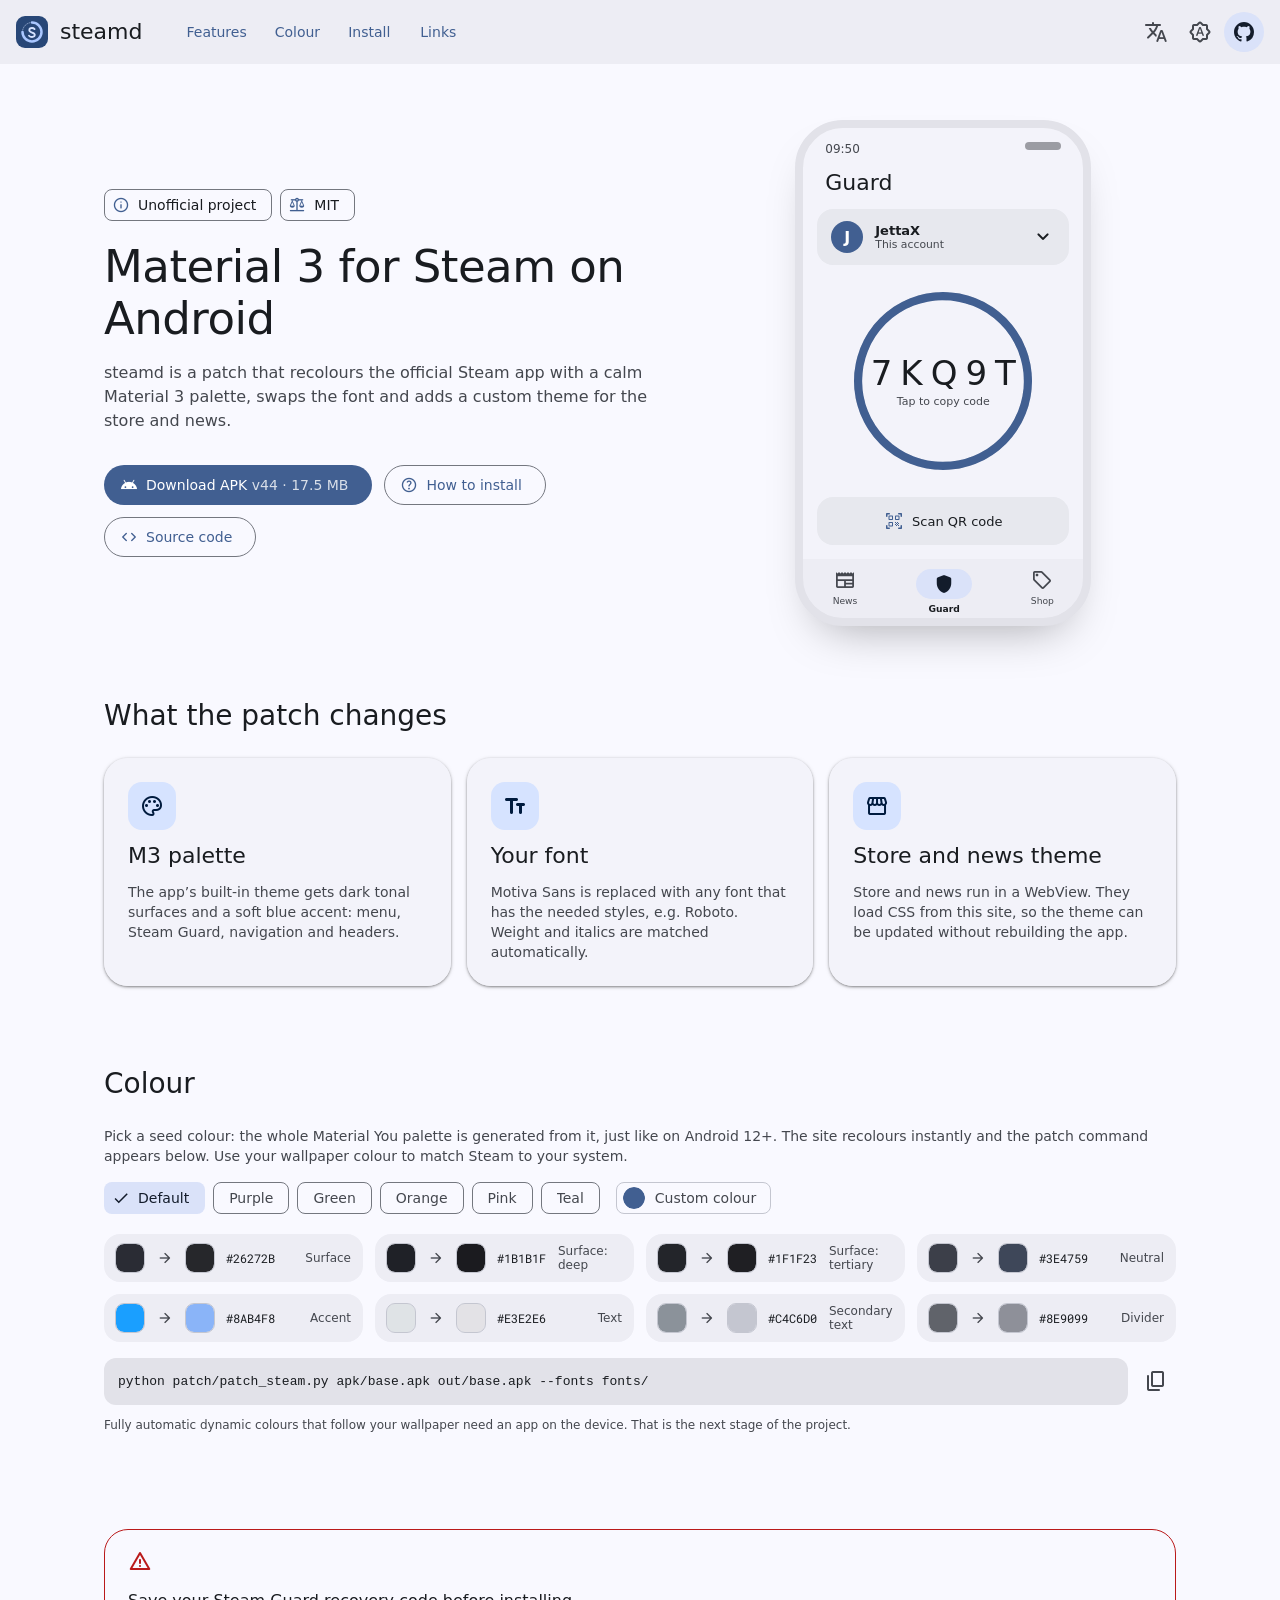
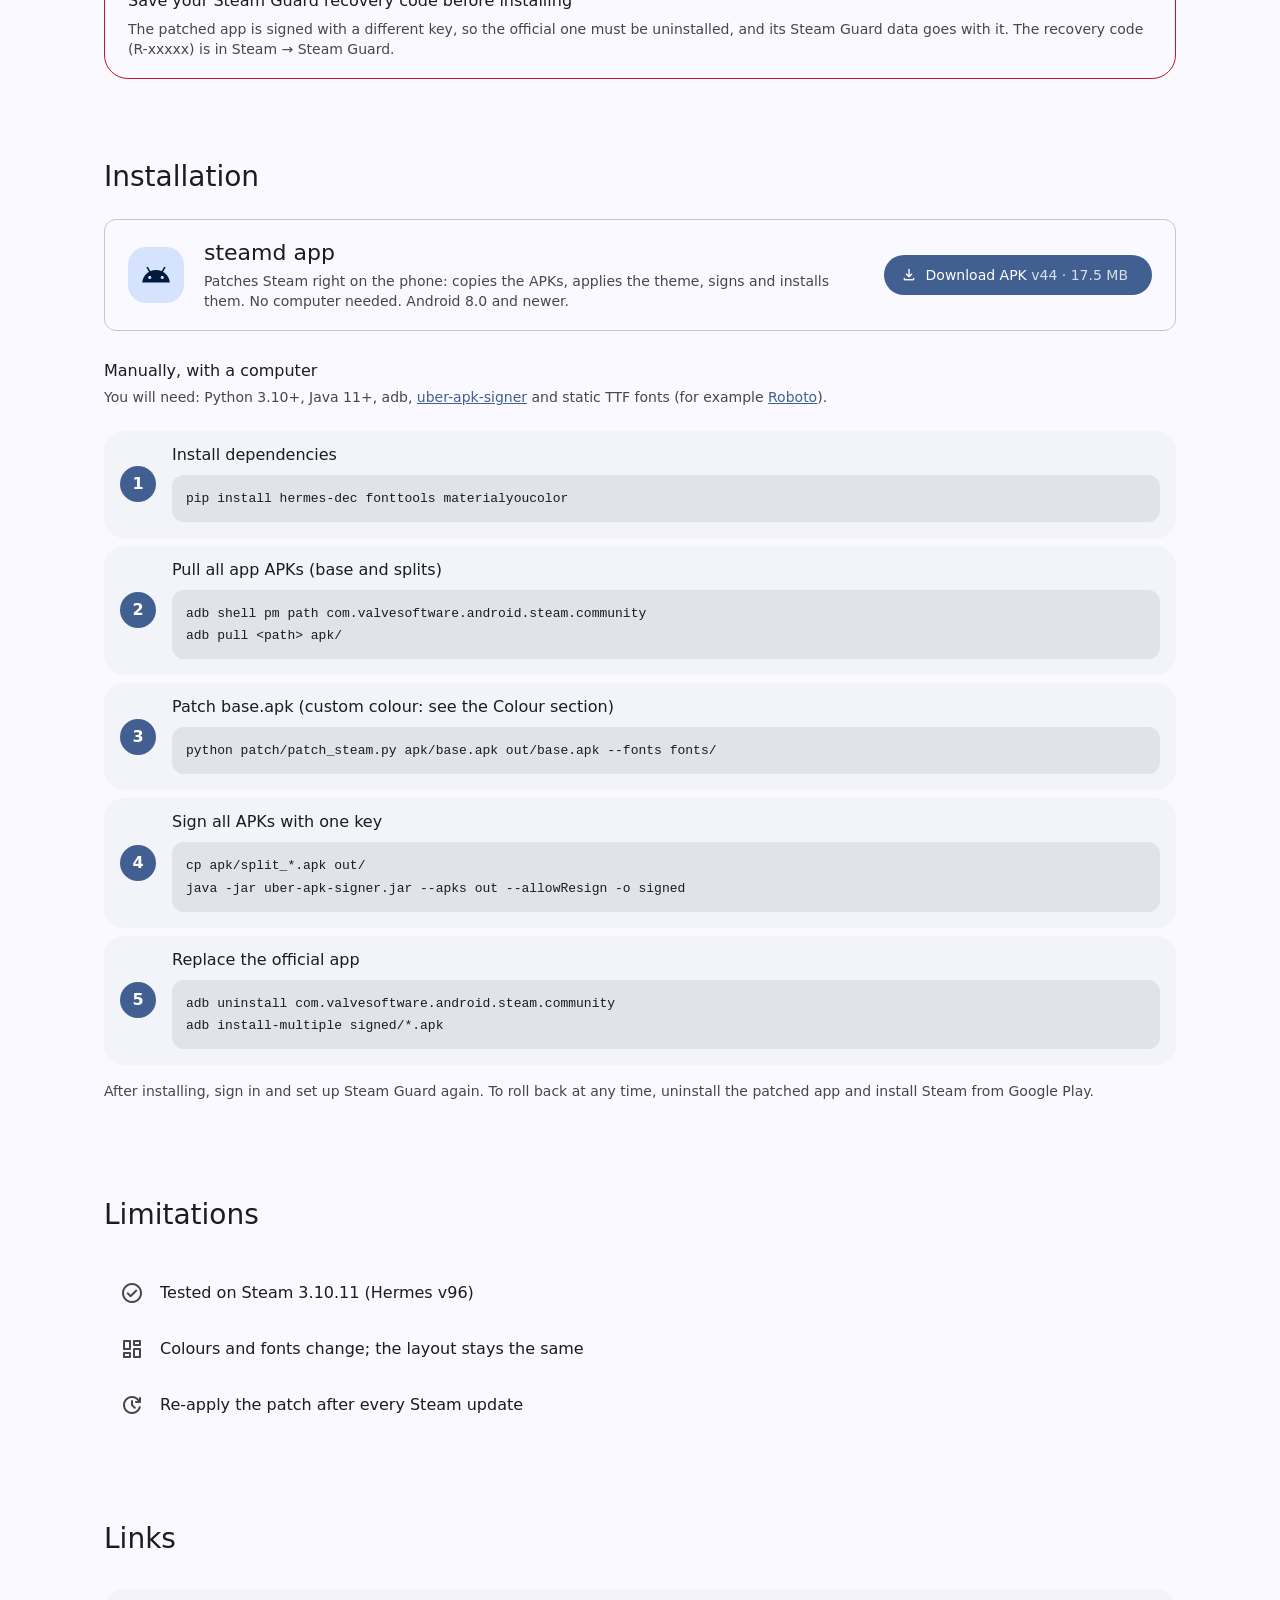
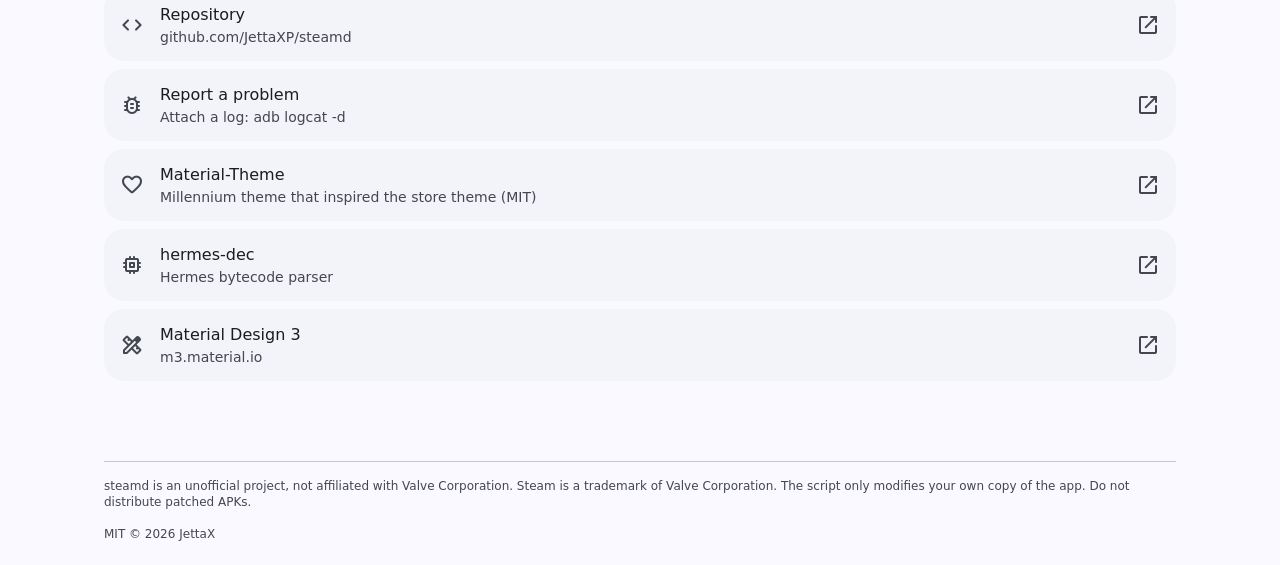
<file: index.html>
<!doctype html>
<html lang="ru" data-theme="system">
<head>
  <meta charset="utf-8">
  <meta name="viewport" content="width=device-width, initial-scale=1">
  <title>steamd — Material 3 для Steam на Android</title>
  <meta name="description" content="Неофициальный патч темы Material 3 для Android-приложения Steam: палитра, шрифты и тема магазина.">
  <meta name="theme-color" content="#111318" media="(prefers-color-scheme: dark)">
  <meta name="theme-color" content="#f9f9ff" media="(prefers-color-scheme: light)">
  <link rel="icon" href="assets/icon.svg" type="image/svg+xml">
  <link rel="canonical" href="https://steamd.jettax.xyz/">
  <meta name="robots" content="index, follow, max-image-preview:large">
  <meta name="keywords" content="steamd, Steam, Android, Material 3, Material You, тема, патч, Steam Guard, APK">
  <script type="application/ld+json">{"@context":"https://schema.org","@type":"SoftwareApplication","name":"steamd","applicationCategory":"UtilitiesApplication","operatingSystem":"Android 8.0+","description":"Неофициальный патч темы Material 3 для Android-приложения Steam: палитра Material You, шрифты и тема магазина.","url":"https://steamd.jettax.xyz/","downloadUrl":"https://github.com/JettaXP/steamd/releases/latest/download/steamd.apk","image":"https://steamd.jettax.xyz/assets/og.png","license":"https://opensource.org/licenses/MIT","offers":{"@type":"Offer","price":"0","priceCurrency":"USD"},"sameAs":["https://github.com/JettaXP/steamd"]}</script>
  <script type="application/ld+json">{"@context":"https://schema.org","@type":"WebSite","name":"steamd","url":"https://steamd.jettax.xyz/"}</script>
  <meta property="og:type" content="website">
  <meta property="og:site_name" content="steamd">
  <meta property="og:url" content="https://steamd.jettax.xyz/">
  <meta property="og:title" content="steamd — Material 3 для Steam на Android">
  <meta property="og:description" content="Палитра Material You из обоев, скруглённый интерфейс и тема магазина. Патч прямо на телефоне.">
  <meta property="og:image" content="https://steamd.jettax.xyz/assets/og.png">
  <meta property="og:image:width" content="1200">
  <meta property="og:image:height" content="630">
  <meta property="og:image:alt" content="steamd: экраны приложения в стиле Material 3">
  <meta property="og:locale" content="ru_RU">
  <meta property="og:locale:alternate" content="en_US">
  <meta name="twitter:card" content="summary_large_image">
  <meta name="twitter:image" content="https://steamd.jettax.xyz/assets/og.png">

  <link rel="preconnect" href="https://fonts.googleapis.com">
  <link rel="preconnect" href="https://fonts.gstatic.com" crossorigin>
  <link rel="stylesheet" href="https://fonts.googleapis.com/css2?family=Google+Sans:ital,opsz,wght@0,17..18,400..700;1,17..18,400..700&family=Roboto+Mono:wght@400;500&display=swap">
  <link rel="stylesheet" href="https://fonts.googleapis.com/css2?family=Material+Symbols+Rounded:opsz,wght,FILL,GRAD@20..48,300..500,0..1,0&display=block">
  <link rel="stylesheet" href="assets/site.css">

  <script>

    try {
      var t = localStorage.getItem('steamd-theme'); if (t) document.documentElement.dataset.theme = t;
      var l = localStorage.getItem('steamd-lang') || ((navigator.language || 'ru').slice(0, 2) === 'ru' ? 'ru' : 'en');
      document.documentElement.lang = l;
    } catch (e) {}
  </script>
  <script type="module" src="assets/site.js"></script>
</head>
<body>
  <header class="top-bar">
    <a class="brand" href="#top" aria-label="steamd">
      <img src="assets/icon.svg" alt="" width="32" height="32">
      <span>steamd</span>
    </a>
    <nav class="top-links" aria-label="Sections">
      <md-text-button href="#features" data-i18n="nav.features">Возможности</md-text-button>
      <md-text-button href="#color" data-i18n="nav.color">Цвет</md-text-button>
      <md-text-button href="#install" data-i18n="nav.install">Установка</md-text-button>
      <md-text-button href="#links" data-i18n="nav.links">Ссылки</md-text-button>
    </nav>
    <div class="top-actions">
      <span class="anchor-wrap">
        <md-icon-button id="lang-btn" data-i18n-label="a11y.lang" aria-label="Язык">
          <md-icon>translate</md-icon>
        </md-icon-button>
        <md-menu id="lang-menu" anchor="lang-btn" positioning="popover">
          <md-menu-item data-lang="ru"><div slot="headline">Русский</div></md-menu-item>
          <md-menu-item data-lang="en"><div slot="headline">English</div></md-menu-item>
        </md-menu>
      </span>
      <span class="anchor-wrap">
        <md-icon-button id="theme-btn" data-i18n-label="a11y.theme" aria-label="Тема">
          <md-icon id="theme-icon">brightness_auto</md-icon>
        </md-icon-button>
        <md-menu id="theme-menu" anchor="theme-btn" positioning="popover">
          <md-menu-item data-theme-value="light"><md-icon slot="start">light_mode</md-icon><div slot="headline" data-i18n="theme.light">Светлая</div></md-menu-item>
          <md-menu-item data-theme-value="dark"><md-icon slot="start">dark_mode</md-icon><div slot="headline" data-i18n="theme.dark">Тёмная</div></md-menu-item>
          <md-menu-item data-theme-value="system"><md-icon slot="start">brightness_auto</md-icon><div slot="headline" data-i18n="theme.system">Как в системе</div></md-menu-item>
        </md-menu>
      </span>
      <md-filled-tonal-icon-button href="https://github.com/JettaXP/steamd" target="_blank" aria-label="GitHub">
        <svg class="gh" viewBox="0 0 16 16" aria-hidden="true"><path d="M8 0C3.58 0 0 3.58 0 8c0 3.54 2.29 6.53 5.47 7.59.4.07.55-.17.55-.38 0-.19-.01-.82-.01-1.49-2.01.37-2.53-.49-2.69-.94-.09-.23-.48-.94-.82-1.13-.28-.15-.68-.52-.01-.53.63-.01 1.08.58 1.23.82.72 1.21 1.87.87 2.33.66.07-.52.28-.87.51-1.07-1.78-.2-3.64-.89-3.64-3.95 0-.87.31-1.59.82-2.15-.08-.2-.36-1.02.08-2.12 0 0 .67-.21 2.2.82.64-.18 1.32-.27 2-.27.68 0 1.36.09 2 .27 1.53-1.04 2.2-.82 2.2-.82.44 1.1.16 1.92.08 2.12.51.56.82 1.27.82 2.15 0 3.07-1.87 3.75-3.65 3.95.29.25.54.73.54 1.48 0 1.07-.01 1.93-.01 2.2 0 .21.15.46.55.38A8.013 8.013 0 0016 8c0-4.42-3.58-8-8-8z"/></svg>
      </md-filled-tonal-icon-button>
    </div>
  </header>

  <main id="top">
    <section class="hero">
      <div class="hero-text">
        <div class="chips">
          <md-assist-chip data-i18n="chip.unofficial" label="Неофициальный проект"><md-icon slot="icon">info</md-icon></md-assist-chip>
          <md-assist-chip label="MIT"><md-icon slot="icon">balance</md-icon></md-assist-chip>
        </div>
        <h1 class="md-typescale-display-medium" data-i18n="hero.title">Material 3 для Steam на Android</h1>
        <p class="md-typescale-body-large lead" data-i18n="hero.lead">
          steamd — патч, который перекрашивает официальное приложение Steam в спокойную палитру Material 3, меняет шрифт и подключает свою тему для магазина и новостей.
        </p>
        <div class="actions">
          <md-filled-button data-apk href="https://github.com/JettaXP/steamd/releases/latest/download/steamd.apk">
            <md-icon slot="icon">android</md-icon><span data-i18n="hero.apk">Скачать APK</span> <span class="apk-meta"></span>
          </md-filled-button>
          <md-outlined-button href="#install">
            <md-icon slot="icon">help</md-icon><span data-i18n="hero.install">Как установить</span>
          </md-outlined-button>
          <md-outlined-button href="https://github.com/JettaXP/steamd" target="_blank">
            <md-icon slot="icon">code</md-icon><span data-i18n="hero.source">Исходный код</span>
          </md-outlined-button>
        </div>
      </div>

      <div class="hero-art" aria-hidden="true">
        <div class="phone">
          <div class="phone-status"><span>09:50</span><span class="dots"></span></div>
          <div class="phone-title">Guard</div>
          <div class="phone-account">
            <span class="avatar">J</span>
            <span class="acc-text"><b>JettaX</b><small data-i18n="art.account">Этот аккаунт</small></span>
            <md-icon>expand_more</md-icon>
          </div>
          <div class="ring">
            <svg viewBox="0 0 120 120"><circle class="track" cx="60" cy="60" r="52"/><circle class="progress" cx="60" cy="60" r="52"/></svg>
            <div class="code"><span id="demo-code">7KQ9T</span><small data-i18n="art.copy">Нажмите, чтобы скопировать</small></div>
          </div>
          <div class="phone-action"><md-icon>qr_code_scanner</md-icon><span data-i18n="art.scan">Сканировать QR-код</span></div>
          <div class="phone-nav">
            <span><md-icon>newspaper</md-icon><small data-i18n="art.news">Новости</small></span>
            <span class="active"><i><md-icon>shield</md-icon></i><small>Guard</small></span>
            <span><md-icon>sell</md-icon><small data-i18n="art.shop">Магазин</small></span>
          </div>
        </div>
      </div>
    </section>

    <section id="features" class="section">
      <h2 class="md-typescale-headline-medium" data-i18n="features.title">Что меняет патч</h2>
      <div class="grid">
        <md-elevated-card class="feature">
          <md-icon class="feature-icon">palette</md-icon>
          <h3 class="md-typescale-title-large" data-i18n="f1.title">Палитра M3</h3>
          <p class="md-typescale-body-medium" data-i18n="f1.text">Встроенная тема приложения получает тёмные поверхности и мягкий голубой акцент. Меняются меню, Steam Guard, навигация и шапки.</p>
        </md-elevated-card>
        <md-elevated-card class="feature">
          <md-icon class="feature-icon">text_fields</md-icon>
          <h3 class="md-typescale-title-large" data-i18n="f2.title">Свой шрифт</h3>
          <p class="md-typescale-body-medium" data-i18n="f2.text">Motiva Sans заменяется любым шрифтом с нужными начертаниями, например Roboto. Насыщенность и курсив подбираются автоматически.</p>
        </md-elevated-card>
        <md-elevated-card class="feature">
          <md-icon class="feature-icon">storefront</md-icon>
          <h3 class="md-typescale-title-large" data-i18n="f3.title">Тема магазина и новостей</h3>
          <p class="md-typescale-body-medium" data-i18n="f3.text">Магазин и новости открываются в WebView. В них подгружается CSS с этого сайта, поэтому тему можно обновлять без пересборки приложения.</p>
        </md-elevated-card>
      </div>

    </section>

    <section id="color" class="section">
      <h2 class="md-typescale-headline-medium" data-i18n="color.title">Цвет</h2>
      <p class="md-typescale-body-medium muted" data-i18n="color.text">Выберите цвет-источник: из него генерируется вся палитра Material You, как в Android 12+. Сайт сразу перекрасится, а ниже появится команда для патча. Возьмите цвет обоев, и Steam будет в тон системе.</p>
      <div class="seed-row">
        <md-chip-set id="seed-chips">
          <md-filter-chip data-seed="" data-i18n="seed.default" label="По умолчанию" selected></md-filter-chip>
          <md-filter-chip data-seed="#6750A4" data-i18n="seed.purple" label="Фиолетовый"></md-filter-chip>
          <md-filter-chip data-seed="#386A20" data-i18n="seed.green" label="Зелёный"></md-filter-chip>
          <md-filter-chip data-seed="#B5651D" data-i18n="seed.orange" label="Оранжевый"></md-filter-chip>
          <md-filter-chip data-seed="#984061" data-i18n="seed.pink" label="Розовый"></md-filter-chip>
          <md-filter-chip data-seed="#006A6A" data-i18n="seed.teal" label="Бирюзовый"></md-filter-chip>
        </md-chip-set>
        <label class="seed-picker">
          <input type="color" id="seed-input" value="#415f91" aria-label="Seed">
          <span class="md-typescale-label-large" data-i18n="seed.custom">Свой цвет</span>
        </label>
      </div>
      <div class="palette" id="palette"></div>
      <div class="command">
        <pre><code id="seed-cmd">python patch/patch_steam.py apk/base.apk out/base.apk --fonts fonts/</code></pre>
        <md-icon-button id="copy-cmd" data-i18n-label="a11y.copy" aria-label="Копировать"><md-icon>content_copy</md-icon></md-icon-button>
      </div>
      <p class="md-typescale-body-small muted note" data-i18n="color.dynamic">Полностью автоматические динамические цвета, которые меняются вместе с обоями, требуют приложения на устройстве. Это следующий этап проекта.</p>
    </section>

    <section class="section">
      <md-outlined-card class="warning">
        <md-icon>warning</md-icon>
        <div>
          <h3 class="md-typescale-title-medium" data-i18n="warn.title">Перед установкой запишите код восстановления Steam Guard</h3>
          <p class="md-typescale-body-medium" data-i18n="warn.text">Пропатченное приложение подписано другим ключом, поэтому официальное нужно удалить. Вместе с ним удаляются данные Steam Guard. Код восстановления (R-xxxxx) находится в Steam → Steam Guard.</p>
        </div>
      </md-outlined-card>
    </section>

    <section id="install" class="section">
      <h2 class="md-typescale-headline-medium" data-i18n="install.title">Установка</h2>
      <md-outlined-card class="apk-card">
        <div class="apk-icon"><md-icon>android</md-icon></div>
        <div class="apk-text">
          <h3 class="md-typescale-title-large" data-i18n="apk.title">Приложение steamd</h3>
          <p class="md-typescale-body-medium" data-i18n="apk.text">Патчит Steam прямо на телефоне: копирует APK, применяет тему, подписывает и устанавливает. Компьютер не нужен. Android 8.0 и новее.</p>
        </div>
        <md-filled-button data-apk href="https://github.com/JettaXP/steamd/releases/latest/download/steamd.apk">
          <md-icon slot="icon">download</md-icon><span data-i18n="apk.download">Скачать APK</span> <span class="apk-meta"></span>
        </md-filled-button>
      </md-outlined-card>
      <h3 class="md-typescale-title-medium manual-title" data-i18n="install.manual">Вручную, через компьютер</h3>
      <p class="md-typescale-body-medium muted">
        <span data-i18n="install.req">Понадобятся:</span>
        Python 3.10+, Java 11+, adb, <a href="https://github.com/patrickfav/uber-apk-signer/releases" target="_blank">uber-apk-signer</a>
        <span data-i18n="install.fonts">и статические TTF-шрифты (например,</span>
        <a href="https://fonts.google.com/specimen/Roboto" target="_blank">Roboto</a>).
      </p>
      <md-list class="steps">
        <md-list-item>
          <span slot="start" class="step-num">1</span>
          <div slot="headline" data-i18n="s1">Установить зависимости</div>
          <pre slot="supporting-text"><code>pip install hermes-dec fonttools materialyoucolor</code></pre>
        </md-list-item>
        <md-list-item>
          <span slot="start" class="step-num">2</span>
          <div slot="headline" data-i18n="s2">Скачать все APK приложения (base и split)</div>
          <pre slot="supporting-text"><code>adb shell pm path com.valvesoftware.android.steam.community
adb pull &lt;path&gt; apk/</code></pre>
        </md-list-item>
        <md-list-item>
          <span slot="start" class="step-num">3</span>
          <div slot="headline" data-i18n="s3">Пропатчить base.apk (свой цвет: см. раздел «Цвет»)</div>
          <pre slot="supporting-text"><code>python patch/patch_steam.py apk/base.apk out/base.apk --fonts fonts/</code></pre>
        </md-list-item>
        <md-list-item>
          <span slot="start" class="step-num">4</span>
          <div slot="headline" data-i18n="s4">Подписать все APK одним ключом</div>
          <pre slot="supporting-text"><code>cp apk/split_*.apk out/
java -jar uber-apk-signer.jar --apks out --allowResign -o signed</code></pre>
        </md-list-item>
        <md-list-item>
          <span slot="start" class="step-num">5</span>
          <div slot="headline" data-i18n="s5">Заменить официальное приложение</div>
          <pre slot="supporting-text"><code>adb uninstall com.valvesoftware.android.steam.community
adb install-multiple signed/*.apk</code></pre>
        </md-list-item>
      </md-list>
      <p class="md-typescale-body-medium muted" data-i18n="install.after">После установки войдите в аккаунт и заново привяжите Steam Guard. Откатиться можно в любой момент: удалите пропатченное приложение и установите Steam из Google Play.</p>
    </section>

    <section class="section">
      <h2 class="md-typescale-headline-medium" data-i18n="limits.title">Ограничения</h2>
      <md-list class="plain">
        <md-list-item><md-icon slot="start">check_circle</md-icon><div slot="headline" data-i18n="l1">Проверено на Steam 3.10.11 (Hermes v96)</div></md-list-item>
        <md-list-item><md-icon slot="start">dashboard</md-icon><div slot="headline" data-i18n="l2">Меняются цвета и шрифты, расположение элементов остаётся прежним</div></md-list-item>
        <md-list-item><md-icon slot="start">update</md-icon><div slot="headline" data-i18n="l3">После обновления Steam патч нужно применить заново</div></md-list-item>
      </md-list>
    </section>

    <section id="links" class="section">
      <h2 class="md-typescale-headline-medium" data-i18n="links.title">Ссылки</h2>
      <md-list class="links">
        <md-list-item type="link" href="https://github.com/JettaXP/steamd" target="_blank">
          <md-icon slot="start">code</md-icon>
          <div slot="headline" data-i18n="ln1.t">Репозиторий</div>
          <div slot="supporting-text">github.com/JettaXP/steamd</div>
          <md-icon slot="end">open_in_new</md-icon>
        </md-list-item>
        <md-list-item type="link" href="https://github.com/JettaXP/steamd/issues" target="_blank">
          <md-icon slot="start">bug_report</md-icon>
          <div slot="headline" data-i18n="ln2.t">Сообщить о проблеме</div>
          <div slot="supporting-text" data-i18n="ln2.s">Приложите лог: adb logcat -d</div>
          <md-icon slot="end">open_in_new</md-icon>
        </md-list-item>
        <md-list-item type="link" href="https://github.com/kuska1/Material-Theme" target="_blank">
          <md-icon slot="start">favorite</md-icon>
          <div slot="headline">Material-Theme</div>
          <div slot="supporting-text" data-i18n="ln3.s">Тема для Millennium, вдохновившая тему магазина (MIT)</div>
          <md-icon slot="end">open_in_new</md-icon>
        </md-list-item>
        <md-list-item type="link" href="https://github.com/P1sec/hermes-dec" target="_blank">
          <md-icon slot="start">memory</md-icon>
          <div slot="headline">hermes-dec</div>
          <div slot="supporting-text" data-i18n="ln4.s">Разбор байткода Hermes</div>
          <md-icon slot="end">open_in_new</md-icon>
        </md-list-item>
        <md-list-item type="link" href="https://m3.material.io" target="_blank">
          <md-icon slot="start">design_services</md-icon>
          <div slot="headline">Material Design 3</div>
          <div slot="supporting-text">m3.material.io</div>
          <md-icon slot="end">open_in_new</md-icon>
        </md-list-item>
      </md-list>
    </section>
  </main>

  <footer class="footer">
    <md-divider></md-divider>
    <p class="md-typescale-body-small" data-i18n="footer">
      steamd — неофициальный проект, не связан с Valve Corporation. Steam является товарным знаком Valve Corporation.
      Скрипт меняет только вашу собственную копию приложения. Не распространяйте пропатченные APK.
    </p>
    <p class="md-typescale-body-small">MIT © 2026 JettaX</p>
  </footer>
</body>
</html>
</file>
<file: assets/site.css>
:root {
  --md-sys-color-primary: #415f91;
  --md-sys-color-on-primary: #ffffff;
  --md-sys-color-primary-container: #d6e3ff;
  --md-sys-color-on-primary-container: #001b3e;
  --md-sys-color-secondary: #565f71;
  --md-sys-color-on-secondary: #ffffff;
  --md-sys-color-secondary-container: #dae2f9;
  --md-sys-color-on-secondary-container: #131c2b;
  --md-sys-color-tertiary: #705575;
  --md-sys-color-tertiary-container: #fad8fd;
  --md-sys-color-on-tertiary-container: #28132e;
  --md-sys-color-error: #ba1a1a;
  --md-sys-color-error-container: #ffdad6;
  --md-sys-color-on-error-container: #410002;
  --md-sys-color-background: #f9f9ff;
  --md-sys-color-on-background: #191c20;
  --md-sys-color-surface: #f9f9ff;
  --md-sys-color-on-surface: #191c20;
  --md-sys-color-surface-variant: #e0e2ec;
  --md-sys-color-on-surface-variant: #44474e;
  --md-sys-color-outline: #74777f;
  --md-sys-color-outline-variant: #c4c6d0;
  --md-sys-color-surface-container-lowest: #ffffff;
  --md-sys-color-surface-container-low: #f3f3fa;
  --md-sys-color-surface-container: #ededf4;
  --md-sys-color-surface-container-high: #e7e8ee;
  --md-sys-color-surface-container-highest: #e2e2e9;
  --md-sys-color-inverse-surface: #2e3036;
  --md-sys-color-inverse-on-surface: #f0f0f7;
  --md-sys-color-shadow: #000000;
  color-scheme: light;
}

:root[data-theme="dark"] { color-scheme: dark; }
@media (prefers-color-scheme: dark) { :root[data-theme="system"] { color-scheme: dark; } }

:root[data-theme="dark"] {
  --md-sys-color-primary: #aac7ff;
  --md-sys-color-on-primary: #0a305f;
  --md-sys-color-primary-container: #284777;
  --md-sys-color-on-primary-container: #d6e3ff;
  --md-sys-color-secondary: #bec6dc;
  --md-sys-color-on-secondary: #283141;
  --md-sys-color-secondary-container: #3e4759;
  --md-sys-color-on-secondary-container: #dae2f9;
  --md-sys-color-tertiary: #ddbce0;
  --md-sys-color-tertiary-container: #573e5c;
  --md-sys-color-on-tertiary-container: #fad8fd;
  --md-sys-color-error: #ffb4ab;
  --md-sys-color-error-container: #93000a;
  --md-sys-color-on-error-container: #ffdad6;
  --md-sys-color-background: #111318;
  --md-sys-color-on-background: #e2e2e9;
  --md-sys-color-surface: #111318;
  --md-sys-color-on-surface: #e2e2e9;
  --md-sys-color-surface-variant: #44474e;
  --md-sys-color-on-surface-variant: #c4c6d0;
  --md-sys-color-outline: #8e9099;
  --md-sys-color-outline-variant: #44474e;
  --md-sys-color-surface-container-lowest: #0c0e13;
  --md-sys-color-surface-container-low: #191c20;
  --md-sys-color-surface-container: #1d2024;
  --md-sys-color-surface-container-high: #282a2f;
  --md-sys-color-surface-container-highest: #33353a;
  --md-sys-color-inverse-surface: #e2e2e9;
  --md-sys-color-inverse-on-surface: #2e3036;
}
@media (prefers-color-scheme: dark) {
  :root[data-theme="system"] {
    --md-sys-color-primary: #aac7ff;
    --md-sys-color-on-primary: #0a305f;
    --md-sys-color-primary-container: #284777;
    --md-sys-color-on-primary-container: #d6e3ff;
    --md-sys-color-secondary: #bec6dc;
    --md-sys-color-on-secondary: #283141;
    --md-sys-color-secondary-container: #3e4759;
    --md-sys-color-on-secondary-container: #dae2f9;
    --md-sys-color-tertiary: #ddbce0;
    --md-sys-color-tertiary-container: #573e5c;
    --md-sys-color-on-tertiary-container: #fad8fd;
    --md-sys-color-error: #ffb4ab;
    --md-sys-color-error-container: #93000a;
    --md-sys-color-on-error-container: #ffdad6;
    --md-sys-color-background: #111318;
    --md-sys-color-on-background: #e2e2e9;
    --md-sys-color-surface: #111318;
    --md-sys-color-on-surface: #e2e2e9;
    --md-sys-color-surface-variant: #44474e;
    --md-sys-color-on-surface-variant: #c4c6d0;
    --md-sys-color-outline: #8e9099;
    --md-sys-color-outline-variant: #44474e;
    --md-sys-color-surface-container-lowest: #0c0e13;
    --md-sys-color-surface-container-low: #191c20;
    --md-sys-color-surface-container: #1d2024;
    --md-sys-color-surface-container-high: #282a2f;
    --md-sys-color-surface-container-highest: #33353a;
    --md-sys-color-inverse-surface: #e2e2e9;
    --md-sys-color-inverse-on-surface: #2e3036;
  }
}

:root {
  --md-ref-typeface-brand: 'Google Sans', system-ui, sans-serif;
  --md-ref-typeface-plain: 'Google Sans', system-ui, sans-serif;
  --md-icon-font: 'Material Symbols Rounded';
}

* { box-sizing: border-box; }
html { scroll-behavior: smooth; scroll-padding-top: 80px; }
body {
  margin: 0;
  background: var(--md-sys-color-surface);
  color: var(--md-sys-color-on-surface);
  font-family: var(--md-ref-typeface-plain);
  -webkit-font-smoothing: antialiased;
  transition: background-color .25s, color .25s;
}
a { color: var(--md-sys-color-primary); }
h1, h2, h3, p { margin: 0; }
md-icon { font-variation-settings: 'FILL' 0, 'wght' 400; }

:not(:defined) { visibility: hidden; }

.top-bar {
  position: sticky; top: 0; z-index: 10;
  display: flex; align-items: center; gap: 8px;
  height: 64px; padding: 0 16px;
  background: var(--md-sys-color-surface-container);
  color: var(--md-sys-color-on-surface);
}
.brand {
  display: flex; align-items: center; gap: 12px;
  color: inherit; text-decoration: none;
  font: 500 22px/1 var(--md-ref-typeface-brand);
}
.top-links { display: flex; gap: 4px; margin-left: 24px; }
.top-actions { display: flex; align-items: center; gap: 4px; margin-left: auto; }
.anchor-wrap { position: relative; }
.gh { width: 20px; height: 20px; fill: currentColor; }

main { max-width: 1120px; margin: 0 auto; padding: 0 24px; }
.section { padding: 40px 0; }
.section > h2 { margin-bottom: 24px; }
.sub { margin: 40px 0 8px; }
.muted { color: var(--md-sys-color-on-surface-variant); margin-bottom: 16px; }

.hero {
  display: grid; grid-template-columns: 1.2fr 1fr; gap: 48px; align-items: center;
  padding: 64px 0 40px;
}
.hero h1 { margin: 20px 0 16px; letter-spacing: -0.5px; }
.lead { color: var(--md-sys-color-on-surface-variant); max-width: 56ch; }
.chips { display: flex; flex-wrap: wrap; gap: 8px; }
.actions { display: flex; flex-wrap: wrap; gap: 12px; margin-top: 32px; }

.hero-art { display: flex; justify-content: center; }
.phone {
  width: 280px; padding: 14px 14px 10px;
  border-radius: 40px;
  background: var(--md-sys-color-surface-container-low);
  outline: 8px solid var(--md-sys-color-surface-container-highest);
  box-shadow: 0 24px 48px -16px rgb(0 0 0 / .35);
  display: flex; flex-direction: column; gap: 14px;
  color: var(--md-sys-color-on-surface);
}
.phone-status { display: flex; justify-content: space-between; font-size: 12px; padding: 0 8px; color: var(--md-sys-color-on-surface-variant); }
.phone-status .dots { width: 36px; height: 8px; border-radius: 4px; background: var(--md-sys-color-on-surface-variant); opacity: .5; }
.phone-title { font-size: 22px; padding: 0 8px; }
.phone-account {
  display: flex; align-items: center; gap: 12px; padding: 12px 14px;
  border-radius: 16px; background: var(--md-sys-color-surface-container-high);
}
.avatar {
  width: 32px; height: 32px; border-radius: 50%; display: grid; place-items: center;
  background: var(--md-sys-color-primary); color: var(--md-sys-color-on-primary); font-weight: 600;
}
.acc-text { display: flex; flex-direction: column; font-size: 13px; flex: 1; }
.acc-text small { color: var(--md-sys-color-on-surface-variant); }
.ring { position: relative; width: 196px; height: 196px; margin: 4px auto; }
.ring svg { width: 100%; height: 100%; transform: rotate(-90deg); }
.ring circle { fill: none; stroke-width: 5; stroke-linecap: round; }
.ring .track { stroke: var(--md-sys-color-outline-variant); stroke-dasharray: 2 6; }
.ring .progress {
  stroke: var(--md-sys-color-primary);
  stroke-dasharray: 327; stroke-dashoffset: 0;
  animation: countdown 30s linear infinite;
}
@keyframes countdown { to { stroke-dashoffset: 327; } }
.code { position: absolute; inset: 0; display: grid; place-content: center; text-align: center; }
.code span { font-size: 34px; letter-spacing: 8px; font-weight: 300; padding-left: 8px; }
.code small { font-size: 11px; color: var(--md-sys-color-on-surface-variant); max-width: 130px; margin: 2px auto 0; line-height: 1.3; }
.phone-action {
  display: flex; justify-content: center; align-items: center; gap: 8px;
  padding: 14px; border-radius: 16px; font-size: 13px;
  background: var(--md-sys-color-surface-container-high);
}
.phone-action md-icon { --md-icon-size: 20px; color: var(--md-sys-color-primary); }
.phone-nav {
  display: flex; justify-content: space-around; padding: 10px 0 4px; margin: 0 -14px -10px;
  border-radius: 0 0 32px 32px;
  background: var(--md-sys-color-surface-container);
}
.phone-nav span { display: flex; flex-direction: column; align-items: center; gap: 4px; font-size: 11px; color: var(--md-sys-color-on-surface-variant); }
.phone-nav md-icon { --md-icon-size: 22px; }
.phone-nav i { display: grid; place-items: center; width: 56px; height: 30px; border-radius: 15px; background: var(--md-sys-color-secondary-container); color: var(--md-sys-color-on-secondary-container); }
.phone-nav .active { color: var(--md-sys-color-on-surface); font-weight: 600; }
.phone-nav .active md-icon { font-variation-settings: 'FILL' 1; }

.grid { display: grid; grid-template-columns: repeat(3, 1fr); gap: 16px; }
.feature { padding: 24px; display: flex; flex-direction: column; gap: 12px; --md-elevated-card-container-shape: 24px; }
.feature p { color: var(--md-sys-color-on-surface-variant); }
.feature h3 { display: flex; align-items: center; gap: 8px; flex-wrap: wrap; }
.feature-icon {
  width: 48px; height: 48px; border-radius: 14px; display: grid; place-items: center;
  background: var(--md-sys-color-primary-container); color: var(--md-sys-color-on-primary-container);
}
.soon { --md-assist-chip-container-height: 24px; }

.palette { display: grid; grid-template-columns: repeat(auto-fill, minmax(230px, 1fr)); gap: 12px; }
.swatch {
  display: flex; align-items: center; gap: 12px; padding: 10px 12px;
  border-radius: 16px; background: var(--md-sys-color-surface-container);
  font-family: 'Roboto Mono', monospace; font-size: 12px;
}
.swatch .chip { width: 28px; height: 28px; border-radius: 8px; outline: 1px solid var(--md-sys-color-outline-variant); flex: none; }
.swatch md-icon { --md-icon-size: 18px; color: var(--md-sys-color-on-surface-variant); }
.swatch .name { margin-left: auto; font-family: var(--md-ref-typeface-plain); color: var(--md-sys-color-on-surface-variant); }

.seed-row { display: flex; flex-wrap: wrap; align-items: center; gap: 12px 16px; margin-bottom: 20px; }
.seed-picker {
  display: inline-flex; align-items: center; gap: 10px; cursor: pointer;
  height: 32px; padding: 0 14px 0 6px; border-radius: 8px;
  border: 1px solid var(--md-sys-color-outline-variant); color: var(--md-sys-color-on-surface-variant);
}
.seed-picker input {
  width: 22px; height: 22px; padding: 0; border: 0; border-radius: 50%; overflow: hidden;
  background: none; cursor: pointer;
}
.seed-picker input::-webkit-color-swatch-wrapper { padding: 0; }
.seed-picker input::-webkit-color-swatch { border: 0; border-radius: 50%; }
.seed-picker input::-moz-color-swatch { border: 0; border-radius: 50%; }
.command { display: flex; align-items: center; gap: 8px; margin-top: 16px; }
.command pre { flex: 1; margin: 0; }
.note { margin-top: 12px; }

.warning {
  display: flex; gap: 16px; padding: 20px 24px; align-items: flex-start;
  --md-outlined-card-container-shape: 24px;
  --md-outlined-card-outline-color: var(--md-sys-color-error);
}
.warning md-icon { color: var(--md-sys-color-error); flex: none; }
.warning p { color: var(--md-sys-color-on-surface-variant); margin-top: 6px; }

md-list { background: transparent; --md-list-container-color: transparent; }
.steps md-list-item, .links md-list-item {
  border-radius: 20px; margin-bottom: 8px;
  background: var(--md-sys-color-surface-container-low);
}
.step-num {
  width: 36px; height: 36px; border-radius: 50%; display: grid; place-items: center;
  background: var(--md-sys-color-primary); color: var(--md-sys-color-on-primary); font-weight: 600;
}
pre {
  margin: 8px 0 4px; padding: 12px 14px; border-radius: 12px; overflow-x: auto;
  background: var(--md-sys-color-surface-container-highest); color: var(--md-sys-color-on-surface);
  font: 13px/1.6 'Roboto Mono', monospace; white-space: pre;
}

.footer { max-width: 1120px; margin: 24px auto 0; padding: 0 24px 32px; color: var(--md-sys-color-on-surface-variant); }
.footer p { margin-top: 16px; }

@media (max-width: 900px) {
  .hero { grid-template-columns: 1fr; padding-top: 40px; }
  .grid { grid-template-columns: 1fr; }
  .top-links { display: none; }
}
@media (max-width: 480px) {
  main, .footer { padding-left: 16px; padding-right: 16px; }
  .phone { width: 100%; max-width: 280px; }
  .hero h1 { font-size: 36px; line-height: 44px; }
}

.apk-meta { opacity: .8; font-variant-numeric: tabular-nums; }
.apk-meta:empty { display: none; }
.apk-card { display: flex; flex-direction: row; align-items: center; gap: 20px; padding: 20px 24px; margin: 16px 0 28px; flex-wrap: wrap; }
.apk-icon { width: 56px; height: 56px; border-radius: 18px; display: grid; place-items: center; background: var(--md-sys-color-primary-container); color: var(--md-sys-color-on-primary-container); flex: none; }
.apk-icon md-icon { font-size: 30px; --md-icon-size: 30px; }
.apk-text { flex: 1 1 260px; min-width: 0; }
.apk-text h3 { margin: 0 0 4px; }
.apk-text p { margin: 0; color: var(--md-sys-color-on-surface-variant); }
.manual-title { margin: 8px 0 4px; }
</file>
